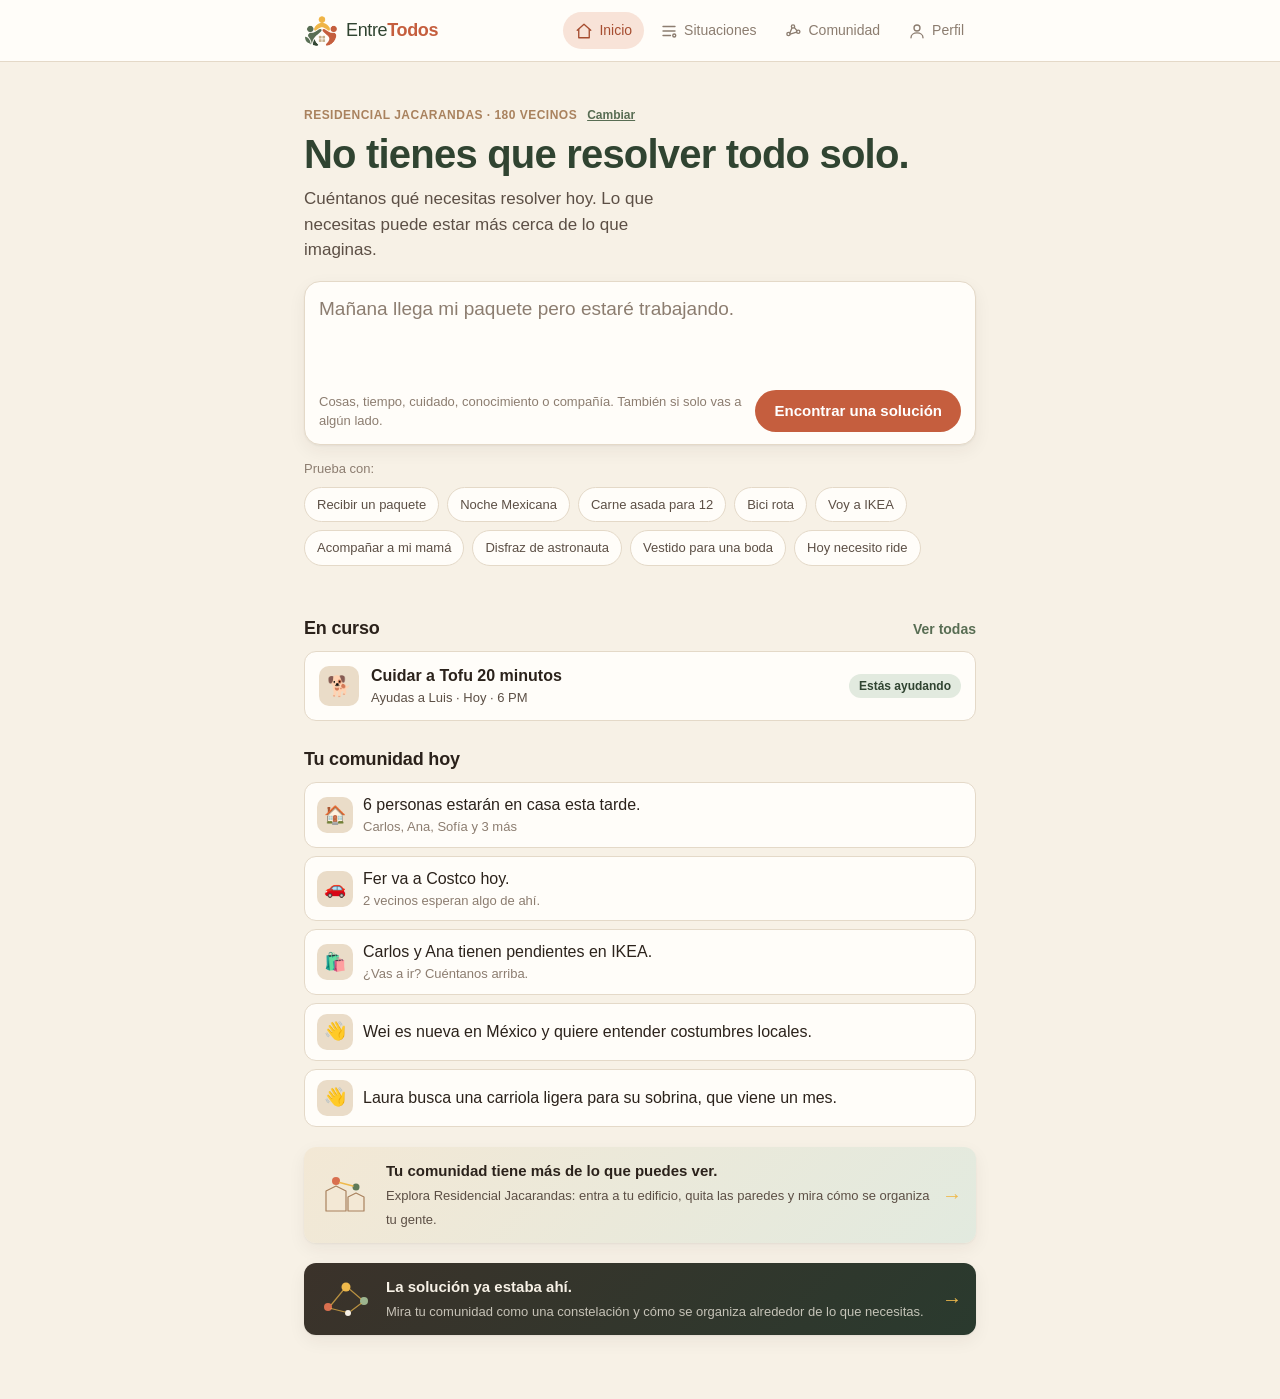
<file: index.html>
<!DOCTYPE html>
<html lang="es">
<head>
  <meta charset="utf-8">
  <meta name="viewport" content="width=device-width, initial-scale=1">
  <title>Entre Todos</title>
  <meta name="description" content="Dinos qué necesitas resolver. Encontramos quién o qué cerca puede ayudarte.">
  <meta name="theme-color" content="#F7F1E6">
  <link rel="icon" href="assets/entre-todos-assets/app-icon-96.webp" type="image/webp">
  <link rel="apple-touch-icon" href="assets/entre-todos-assets/app-icon-192.webp">
  <link rel="stylesheet" href="css/styles.css">
  <link rel="stylesheet" href="css/location.css">
  <link rel="stylesheet" href="css/constellation.css">
  <link rel="stylesheet" href="css/visual-confirm.css">
  <link rel="stylesheet" href="css/map.css">
  <link rel="stylesheet" href="css/twin.css">
  <link rel="stylesheet" href="css/world.css">
</head>
<body>
  <a class="skip-link" href="#app">Saltar al contenido</a>

  <header class="topbar">
    <div class="topbar__inner">
      <a class="brand" href="#/" aria-label="Entre Todos, inicio">
        <img class="brand__logo" src="assets/entre-todos-assets/entre-todos-symbol.webp" alt="" width="34" height="34">
        <span class="brand__name">Entre<strong>Todos</strong></span>
      </a>
      <nav class="nav" aria-label="Principal">
        <a class="nav__link" href="#/" data-nav="/">
          <svg viewBox="0 0 24 24" aria-hidden="true"><path d="M3 11 12 3l9 8"/><path d="M5 10v11h14V10"/></svg>
          <span>Inicio</span>
        </a>
        <a class="nav__link" href="#/situations" data-nav="/situations">
          <svg viewBox="0 0 24 24" aria-hidden="true"><path d="M4 6h16"/><path d="M4 12h16"/><path d="M4 18h10"/><circle cx="19" cy="18" r="2"/></svg>
          <span>Situaciones</span>
        </a>
        <a class="nav__link" href="#/constellation" data-nav="/constellation">
          <svg viewBox="0 0 24 24" aria-hidden="true"><circle cx="6" cy="16" r="2.2"/><circle cx="12" cy="6" r="2.2"/><circle cx="19" cy="13" r="2.2"/><path d="M7.8 14.6 10.6 8"/><path d="M13.9 7.4 17.2 11.6"/><path d="M8.2 16.2 16.8 13.6"/></svg>
          <span>Comunidad</span>
        </a>
        <a class="nav__link" href="#/me" data-nav="/me">
          <svg viewBox="0 0 24 24" aria-hidden="true"><circle cx="12" cy="8" r="4"/><path d="M4 21c0-4 3.6-6.5 8-6.5s8 2.5 8 6.5"/></svg>
          <span>Perfil</span>
        </a>
      </nav>
    </div>
  </header>

  <main id="app" class="app" tabindex="-1"></main>

  <dialog id="dialog" class="dialog"></dialog>
  <div id="toast" class="toast" role="status" aria-live="polite"></div>

  <script src="js/data.js"></script>
  <script src="js/communities/jacarandas.js"></script>
  <script src="js/communities/los-pinos.js"></script>
  <script src="js/communities/gracia.js"></script>
  <script src="js/location-service.js"></script>
  <script src="js/matching.js"></script>
  <script src="js/location-seed.js"></script>
  <script src="js/state.js"></script>
  <script src="js/verification.js"></script>
  <script src="js/trust.js"></script>
  <script src="js/places.js"></script>
  <script src="js/resolver.js"></script>
  <script src="js/ui.js"></script>
  <script src="js/location-ui.js"></script>
  <script src="js/visual-confirm.js"></script>
  <script src="js/router.js"></script>
  <script src="js/views.js"></script>
  <script src="js/constellation.js"></script>
  <script src="js/map.js"></script>
  <script src="js/twin.js"></script>
  <script src="js/simple-mode.js"></script>
  <script src="js/world/world-data.js"></script>
  <script src="js/world/world-scene.js"></script>
  <script src="js/world/world.js"></script>
  <script src="js/app.js"></script>
</body>
</html>
</file>
<file: css/styles.css>
/* ==========================================================================
   Entre Todos — estilos
   Paleta: crema, tierra, terracota, verde natural, amarillo cálido.
   Mobile-first. Contenedor central en desktop.
   ========================================================================== */

:root {
  --cream: #F7F1E6;
  --cream-2: #EADCC8;
  --paper: #FFFDF9;
  --ink: #2B221B;
  --ink-2: #5C4F45;
  --ink-3: #8C7D70;
  --line: #E4D9C8;
  --terracota: #C55E3E;
  --terracota-dark: #A64D30;
  --terracota-soft: #F8E3D8;
  --verde: #586D53;
  --verde-dark: #304431;
  --verde-soft: #E2EADF;
  --amarillo: #EFB94B;
  --amarillo-soft: #FBEFD1;
  --tierra: #A9825E;

  --radius: 12px;
  --radius-s: 8px;
  --radius-pill: 999px;
  --shadow: 0 1px 2px rgba(43, 34, 27, .05), 0 6px 18px rgba(43, 34, 27, .06);
  --font: -apple-system, BlinkMacSystemFont, "Segoe UI", Roboto, "Helvetica Neue", Arial, sans-serif;
  --nav-h: 64px;
  --ease: cubic-bezier(.2, .7, .2, 1);
}

*, *::before, *::after { box-sizing: border-box; }

html { -webkit-text-size-adjust: 100%; }

body {
  margin: 0;
  font-family: var(--font);
  font-size: 16px;
  line-height: 1.5;
  color: var(--ink);
  background: var(--cream);
  min-height: 100vh;
}

h1, h2, h3 { margin: 0; line-height: 1.2; letter-spacing: -0.01em; }
p { margin: 0; }
ul { margin: 0; padding: 0; list-style: none; }
button, input, select, textarea { font: inherit; color: inherit; }
button { cursor: pointer; }
a { color: var(--verde); }
svg { display: block; }

.sr-only {
  position: absolute; width: 1px; height: 1px; padding: 0; margin: -1px;
  overflow: hidden; clip: rect(0, 0, 0, 0); white-space: nowrap; border: 0;
}

:focus-visible {
  outline: 3px solid var(--amarillo);
  outline-offset: 2px;
  border-radius: 6px;
}

.skip-link {
  position: absolute; left: 12px; top: -60px; z-index: 100;
  padding: 8px 12px; background: var(--verde); color: #fff; border-radius: var(--radius-s);
}
.skip-link:focus { top: 12px; }

/* ---------- Topbar / nav ---------- */
.topbar {
  background: var(--paper);
  border-bottom: 1px solid var(--line);
  position: sticky; top: 0; z-index: 20;
}
.topbar__inner {
  max-width: 720px; margin: 0 auto; padding: 10px 16px;
  display: flex; align-items: center; justify-content: space-between; gap: 16px;
}
.brand { display: inline-flex; align-items: center; gap: 8px; text-decoration: none; color: var(--verde-dark); }
.brand__logo { width: 34px; height: 34px; object-fit: contain; }
.brand__name { font-size: 18px; font-weight: 500; letter-spacing: -0.02em; }
.brand__name strong { color: var(--terracota); font-weight: 700; }

.nav {
  position: fixed; left: 0; right: 0; bottom: 0; z-index: 30;
  display: grid; grid-template-columns: repeat(4, 1fr);
  height: var(--nav-h);
  background: var(--paper);
  border-top: 1px solid var(--line);
  padding-bottom: env(safe-area-inset-bottom);
}
.nav__link {
  display: flex; flex-direction: column; align-items: center; justify-content: center; gap: 3px;
  text-decoration: none; color: var(--ink-3); font-size: 11px; font-weight: 500;
  padding: 6px 2px;
}
.nav__link svg { width: 22px; height: 22px; fill: none; stroke: currentColor; stroke-width: 1.8; stroke-linecap: round; stroke-linejoin: round; }
.nav__link.is-active { color: var(--terracota); }
.nav__link:focus-visible { outline-offset: -3px; }

/* ---------- Layout ---------- */
.app {
  max-width: 720px; margin: 0 auto;
  padding: 20px 16px calc(var(--nav-h) + 32px);
}
.app:focus, h1[tabindex="-1"]:focus { outline: none; }

.page__title { font-size: 26px; font-weight: 700; margin-bottom: 4px; }
.page__sub { color: var(--ink-2); margin-bottom: 16px; }
.section__title { font-size: 18px; font-weight: 600; margin: 24px 0 12px; }
.eyebrow { font-size: 12px; font-weight: 600; letter-spacing: .04em; text-transform: uppercase; color: var(--tierra); margin-bottom: 6px; }
.muted { color: var(--ink-3); }
.small { font-size: 13px; }
.back { display: inline-block; text-decoration: none; font-size: 14px; color: var(--ink-2); margin-bottom: 12px; }
.back:hover { color: var(--terracota); }

.card {
  background: var(--paper); border: 1px solid var(--line); border-radius: var(--radius);
  padding: 16px; margin-top: 16px;
}
.card__title { font-size: 17px; font-weight: 600; margin-bottom: 10px; }

/* ---------- Botones ---------- */
.btn {
  display: inline-flex; align-items: center; justify-content: center; gap: 6px;
  padding: 11px 18px; border-radius: var(--radius-pill); border: 1px solid transparent;
  font-weight: 600; font-size: 15px; text-decoration: none; line-height: 1.2;
  transition: transform .12s var(--ease), background-color .15s, box-shadow .15s;
  white-space: nowrap;
}
.btn:active { transform: scale(.97); }
.btn--primary { background: var(--terracota); color: #fff; }
.btn--primary:hover { background: var(--terracota-dark); }
.btn--secondary { background: var(--verde-soft); color: var(--verde-dark); }
.btn--secondary:hover { background: #d3dfcf; }
.btn--ghost { background: transparent; color: var(--ink-2); border-color: var(--line); }
.btn--ghost:hover { background: var(--cream-2); }
.btn--sm { padding: 8px 14px; font-size: 14px; }
.btn-row { display: flex; flex-wrap: wrap; gap: 8px; margin-top: 12px; }
.btn-row--end { justify-content: flex-end; }

/* ---------- Chips ---------- */
.chip {
  display: inline-flex; align-items: center; gap: 4px;
  padding: 3px 10px; border-radius: var(--radius-pill); font-size: 12px; font-weight: 600;
}
.chip--wait { background: var(--amarillo-soft); color: #7A5A0E; }
.chip--ok { background: var(--verde-soft); color: var(--verde-dark); }
.chip--done { background: var(--cream-2); color: var(--ink-2); }
.check { color: var(--verde); font-weight: 700; }

.chip-btn {
  display: inline-flex; align-items: center; gap: 6px;
  padding: 7px 12px; border-radius: var(--radius-pill);
  border: 1px solid var(--line); background: var(--paper); color: var(--ink-2);
  font-size: 13px; font-weight: 500; cursor: pointer;
  transition: background-color .15s, border-color .15s, color .15s;
}
.chip-btn:hover { border-color: var(--tierra); color: var(--ink); }

/* ---------- Hero / formulario principal ---------- */
.hero { padding-top: 8px; }
.hero__title { font-size: 32px; font-weight: 700; letter-spacing: -0.02em; color: var(--verde-dark); }
.hero__sub { font-size: 17px; color: var(--ink-2); margin: 8px 0 18px; max-width: 38ch; }

.need-form {
  background: var(--paper); border: 1.5px solid var(--line); border-radius: 16px;
  padding: 14px 14px 12px; box-shadow: var(--shadow);
  transition: border-color .15s, box-shadow .15s;
}
.need-form:focus-within { border-color: var(--terracota); box-shadow: 0 0 0 4px var(--terracota-soft); }
.need-form__label { display: block; font-size: 13px; font-weight: 600; color: var(--tierra); margin-bottom: 6px; }
.need-form textarea {
  width: 100%; border: 0; background: transparent; resize: none; padding: 0;
  font-size: 19px; line-height: 1.4; min-height: 72px;
}
.need-form textarea:focus { outline: none; }
.need-form textarea::placeholder { color: var(--ink-3); }
.need-form__foot { display: flex; align-items: center; justify-content: space-between; gap: 12px; margin-top: 8px; }
.need-form__hint { font-size: 13px; color: var(--ink-3); }

.examples { margin-top: 14px; display: flex; flex-direction: column; gap: 8px; }
.examples__label { font-size: 13px; color: var(--ink-3); }
.examples__list { display: flex; flex-wrap: wrap; gap: 8px; }

/* ---------- Impacto ---------- */
.impact {
  margin-top: 28px; padding: 18px 16px; border-radius: var(--radius);
  background: var(--verde-dark); color: #fff;
}
.impact__title { font-size: 16px; font-weight: 600; margin-bottom: 12px; color: #F3EBD8; }
.impact__grid { display: grid; grid-template-columns: repeat(2, 1fr); gap: 10px 14px; }
.impact__item { display: flex; flex-direction: column; }
.impact__item strong { font-size: 24px; font-weight: 700; line-height: 1.1; color: var(--amarillo); }
.impact__item span { font-size: 13px; color: #E1E8DC; }

/* ---------- Situación ---------- */
.page__title--quote { font-size: 20px; font-weight: 600; color: var(--ink-2); font-style: italic; letter-spacing: 0; margin-bottom: 8px; }

.thinking {
  display: flex; align-items: center; gap: 12px; padding: 28px 4px; color: var(--ink-2); font-size: 16px;
}
.thinking__dots { display: inline-flex; gap: 4px; }
.thinking__dots i {
  width: 8px; height: 8px; border-radius: 50%; background: var(--terracota);
  animation: bounce 1s infinite var(--ease);
}
.thinking__dots i:nth-child(2) { animation-delay: .15s; background: var(--amarillo); }
.thinking__dots i:nth-child(3) { animation-delay: .3s; background: var(--verde); }
.thinking__text--in { animation: rise .3s var(--ease) both; }

.understood { animation: rise .35s var(--ease) both; }
.card__label { font-size: 12px; font-weight: 600; letter-spacing: .04em; text-transform: uppercase; color: var(--tierra); margin-bottom: 6px; }
.understood__text { font-size: 17px; line-height: 1.45; }

/* Necesidades detectadas */
.needs { margin-top: 20px; }
.needs__list { display: flex; flex-wrap: wrap; gap: 6px; margin-bottom: 8px; }
.need { list-style: none; }
.need__toggle {
  display: inline-flex; align-items: center; gap: 8px; text-align: left;
  padding: 6px 10px 6px 6px; border-radius: var(--radius-pill); border: 1px solid var(--line); background: var(--paper);
  font-size: 14px; transition: background-color .15s, border-color .15s;
}
.need__toggle:hover { border-color: var(--tierra); }
.need__box {
  width: 20px; height: 20px; border-radius: 50%; display: grid; place-items: center; flex-shrink: 0;
  background: var(--verde); color: #fff; font-size: 12px; font-weight: 700;
}
.need--off .need__box { background: transparent; border: 1.5px solid var(--line); }
.need__label { font-weight: 500; }
.need--off .need__label { color: var(--ink-3); text-decoration: line-through; }

/* El momento: titular de la solución */
.solution { margin-top: 24px; }
.wow {
  font-size: 24px; font-weight: 700; line-height: 1.25; letter-spacing: -0.02em; color: var(--verde-dark);
  margin-bottom: 14px; max-width: 30ch; animation: rise .4s var(--ease) both;
}
.section__sub { font-size: 14px; font-weight: 600; color: var(--ink-2); margin: 18px 0 8px; }
.solution__strategy { font-size: 14px; color: var(--ink-2); margin-bottom: 10px; }
.linkish { background: none; border: 0; padding: 0; color: var(--verde); font-weight: 600; text-decoration: underline; cursor: pointer; }

/* Estrategias alternativas */
.strategies { display: grid; gap: 10px; }
.strategy {
  background: var(--paper); border: 1px solid var(--line); border-radius: var(--radius); padding: 14px 16px;
  display: grid; gap: 6px;
}
.strategy__title { font-size: 17px; font-weight: 600; }
.strategy__sub { color: var(--ink-2); font-size: 14px; }
.strategy__who { display: flex; align-items: center; gap: 6px; font-size: 14px; color: var(--ink-2); }
.strategy__who .avatar--xs { margin-right: -8px; box-shadow: 0 0 0 2px var(--paper); }
.strategy__who .avatar--xs:last-of-type { margin-right: 4px; }
.strategy .btn { justify-self: start; margin-top: 4px; }

/* Pasos de la solución: persona + necesidad + por qué */
.steps { display: grid; gap: 10px; }
.step {
  display: grid; grid-template-columns: 48px 1fr; gap: 12px; align-items: start;
  background: var(--paper); border: 1px solid var(--line); border-radius: var(--radius); padding: 14px;
}
.step__need { font-size: 12px; font-weight: 600; letter-spacing: .03em; text-transform: uppercase; color: var(--tierra); }
.step__name { font-size: 17px; font-weight: 600; margin-top: 2px; }
.step__meta { font-size: 13px; font-weight: 400; color: var(--ink-3); }
.step__because { margin-top: 4px; color: var(--ink-2); }
.trust-line { margin-top: 6px; font-size: 13px; color: var(--verde-dark); }
.step__alt { margin-top: 4px; font-size: 13px; color: var(--ink-3); }
.step__cta { margin-top: 10px; }
.gaps { display: grid; gap: 6px; }
.gap { display: flex; gap: 8px; align-items: center; padding: 8px 12px; border: 1px dashed var(--line); border-radius: var(--radius-s); color: var(--ink-2); font-size: 14px; }
.solution__cta { margin-top: 18px; display: grid; gap: 8px; justify-items: start; }

/* Progreso de las conexiones */
.progress { margin-top: 20px; }
.progress__hint { margin: -6px 0 12px; }
.conns { display: grid; gap: 8px; margin-bottom: 14px; }
.conn {
  display: grid; grid-template-columns: 40px 1fr auto auto; gap: 10px; align-items: center;
  background: var(--paper); border: 1px solid var(--line); border-radius: var(--radius); padding: 10px 14px;
}
.conn__name { font-weight: 600; }
.conn__what { font-size: 13px; color: var(--ink-2); }
.learned { display: grid; gap: 6px; font-size: 14px; color: var(--ink-2); }
.learned li { display: flex; gap: 8px; align-items: flex-start; }

/* Oportunidad */
.opportunity .wow { color: #7A5A0E; }
.card.opportunity { border-color: #E8C979; background: #FFF8E6; }
.card.opportunity .wow { margin-bottom: 8px; }
.card.opportunity .btn { margin-top: 12px; }

.avatar {
  display: inline-grid; place-items: center; border-radius: 50%; font-weight: 700; color: #fff; flex-shrink: 0;
  width: 40px; height: 40px; font-size: 15px;
}
.avatar--xs { width: 20px; height: 20px; font-size: 10px; vertical-align: -5px; }
.avatar--sm { width: 28px; height: 28px; font-size: 12px; vertical-align: middle; }
.avatar--lg { width: 48px; height: 48px; font-size: 18px; }
.avatar--xl { width: 76px; height: 76px; font-size: 30px; }
.tone-1 { background: var(--terracota); }
.tone-2 { background: var(--verde-dark); }
.tone-3 { background: #C98A2E; }
.tone-4 { background: var(--tierra); }
.tone-5 { background: #6F7F6C; }

/* Estado de la solicitud */
.status {
  display: grid; grid-template-columns: 48px 1fr; gap: 12px; align-items: start;
  margin-top: 16px; padding: 16px; border-radius: var(--radius);
  background: var(--paper); border: 1px solid var(--line);
  animation: rise .35s var(--ease) both;
}
.status__title { font-size: 19px; font-weight: 700; }
.status__text { margin-top: 4px; color: var(--ink-2); }
.status__message {
  margin: 10px 0 0; padding: 10px 12px; border-left: 3px solid var(--amarillo);
  background: var(--amarillo-soft); border-radius: 0 var(--radius-s) var(--radius-s) 0; font-size: 14px;
}
.status__when { margin-top: 4px; font-size: 14px; font-weight: 600; color: var(--verde-dark); }
.status .btn { margin-top: 12px; }
.status--done { border-color: var(--verde-soft); grid-template-columns: 64px 1fr; }

.pulse {
  display: inline-block; width: 9px; height: 9px; border-radius: 50%; background: var(--amarillo);
  animation: pulse 1.4s infinite ease-in-out;
}
.waiting { font-size: 13px; color: var(--ink-2); display: inline-flex; align-items: center; gap: 6px; }

.success { width: 64px; height: 64px; }
.success__circle { fill: var(--verde-soft); stroke: var(--verde); stroke-width: 2.5; }
.success__check {
  fill: none; stroke: var(--verde); stroke-width: 4; stroke-linecap: round; stroke-linejoin: round;
  stroke-dasharray: 40; stroke-dashoffset: 40; animation: draw .5s .15s var(--ease) forwards;
}

/* ---------- Empty state ---------- */
.empty { text-align: center; padding: 32px 16px; margin-top: 16px; background: var(--paper); border: 1px dashed var(--line); border-radius: var(--radius); }
.empty__art { width: 96px; height: 64px; margin: 0 auto 12px; }
.empty__title { font-size: 18px; font-weight: 600; }
.empty__text { color: var(--ink-2); margin: 6px auto 14px; max-width: 36ch; }
.empty__ok { color: var(--verde-dark); font-weight: 500; }

/* ---------- Inicio: tu comunidad hoy ---------- */
.today { margin-top: 28px; }
.today__head { display: flex; align-items: baseline; justify-content: space-between; gap: 12px; }
.today__link { font-size: 14px; font-weight: 600; text-decoration: none; }
.signals { display: grid; gap: 8px; }
.signal__btn {
  display: grid; grid-template-columns: 36px 1fr; gap: 10px; align-items: center; width: 100%; text-align: left;
  padding: 10px 12px; border-radius: var(--radius); border: 1px solid var(--line); background: var(--paper);
  transition: border-color .15s;
}
button.signal__btn:hover { border-color: var(--tierra); }
.signal__btn--static { cursor: default; }
.signal__icon { width: 36px; height: 36px; display: grid; place-items: center; font-size: 18px; background: var(--cream-2); border-radius: 10px; }
.signal__body { display: grid; }
.signal__text { font-weight: 500; }
.signal__sub { font-size: 13px; color: var(--ink-3); }
.need-form textarea.is-swapping::placeholder { animation: rise .35s var(--ease) both; }

/* ---------- Comunidades (Community Simulation Layer) ---------- */
.community-switch {
  display: inline-flex; align-items: center; gap: 10px; background: none; border: 0; padding: 0; margin-bottom: 6px; text-align: left;
}
.community-switch .eyebrow { margin: 0; }
.community-switch__cta { font-size: 12px; font-weight: 600; color: var(--verde); text-decoration: underline; }
.community-switch:hover .community-switch__cta { color: var(--terracota); }
.communities { display: grid; gap: 10px; margin-top: 14px; max-height: 60vh; overflow-y: auto; }
.community {
  display: grid; grid-template-columns: 1fr auto; gap: 12px; align-items: start;
  padding: 12px 14px; border: 1px solid var(--line); border-radius: var(--radius); background: var(--cream);
}
.community--current { border-color: var(--verde); background: #F4F8F2; }
.community__name { font-size: 16px; font-weight: 600; }
.community__city { font-weight: 400; color: var(--ink-3); font-size: 13px; }
.community__tagline { font-size: 13px; color: var(--ink-2); margin: 2px 0 8px; }
.focus { display: flex; flex-wrap: wrap; gap: 6px; }
.focus__item { font-size: 12px; font-weight: 600; padding: 3px 9px; border-radius: var(--radius-pill); background: var(--amarillo-soft); color: #7A5A0E; }
.card .focus { margin: 10px 0 14px; }

/* ---------- Mis situaciones ---------- */
.sits { display: grid; gap: 8px; }
.sit__link {
  display: grid; grid-template-columns: 40px 1fr auto; gap: 12px; align-items: center; text-decoration: none; color: var(--ink);
  background: var(--paper); border: 1px solid var(--line); border-radius: var(--radius); padding: 12px 14px;
  transition: border-color .15s;
}
.sit__link:hover { border-color: var(--tierra); }
.sit__icon { width: 40px; height: 40px; display: grid; place-items: center; font-size: 20px; background: var(--cream-2); border-radius: 10px; }
.sit__body { display: grid; }
.sit__title { font-weight: 600; }
.sit__meta { font-size: 13px; color: var(--ink-2); }

/* ---------- Autorización: un mensaje por persona ---------- */
.asks { display: grid; gap: 12px; margin-top: 12px; max-height: 50vh; overflow-y: auto; padding-right: 2px; }
.ask { display: grid; gap: 6px; }
.ask__head { display: flex; align-items: center; gap: 8px; cursor: pointer; }
.ask__head input { width: 18px; height: 18px; accent-color: var(--verde); }
.ask__who { font-size: 14px; }
.dialog textarea {
  width: 100%; padding: 10px 12px; border: 1.5px solid var(--line); border-radius: var(--radius-s);
  background: var(--paper); font-size: 15px; resize: vertical;
}
.dialog textarea:focus { outline: none; border-color: var(--terracota); box-shadow: 0 0 0 4px var(--terracota-soft); }

/* ---------- Perfil ---------- */
.profile { display: flex; flex-direction: column; align-items: center; text-align: center; padding: 8px 0 4px; }
.profile .avatar { margin-bottom: 12px; }
.stats { display: grid; grid-template-columns: repeat(3, 1fr); gap: 8px; margin-top: 16px; }
.stats li { background: var(--paper); border: 1px solid var(--line); border-radius: var(--radius); padding: 14px 8px; text-align: center; display: flex; flex-direction: column; }
.stats strong { font-size: 24px; color: var(--terracota-dark); }
.stats span { font-size: 12px; color: var(--ink-2); }
.knowns { display: grid; gap: 8px; margin-top: 12px; }
.known { display: grid; gap: 2px; padding: 8px 12px; border-left: 3px solid var(--verde-soft); }
.known__label { font-weight: 500; }
.known__evidence { font-size: 13px; color: var(--ink-3); }
.trust { display: grid; gap: 8px; }
.trust li { display: flex; gap: 8px; align-items: center; }
.profile__foot { text-align: center; margin-top: 28px; }

/* ---------- Diálogo ---------- */
.dialog {
  border: 0; border-radius: 16px 16px 0 0; padding: 0; width: 100%; max-width: 100%;
  margin: auto 0 0; background: var(--paper); color: var(--ink); box-shadow: 0 -10px 40px rgba(43, 34, 27, .18);
}
.dialog::backdrop { background: rgba(43, 34, 27, .45); }
.dialog[open] { animation: sheet .3s var(--ease); }
.dialog__form { padding: 20px 16px calc(16px + env(safe-area-inset-bottom)); }
.dialog__title { font-size: 20px; font-weight: 700; }
.dialog__meta { display: flex; align-items: center; gap: 8px; color: var(--ink-2); font-size: 14px; margin-top: 6px; }

/* ---------- Toast ---------- */
.toast {
  position: fixed; left: 50%; bottom: calc(var(--nav-h) + 16px); transform: translate(-50%, 20px);
  background: var(--ink); color: #fff; padding: 10px 16px; border-radius: var(--radius-pill);
  font-size: 14px; font-weight: 500; opacity: 0; pointer-events: none; z-index: 40; max-width: calc(100% - 32px);
  transition: opacity .25s, transform .25s var(--ease);
}
.toast.is-visible { opacity: 1; transform: translate(-50%, 0); }

/* ---------- Animaciones ---------- */
.reveal { animation: rise .4s var(--ease) both; animation-delay: calc(var(--i, 0) * 90ms); }
.shake { animation: shake .35s; }

@keyframes rise { from { opacity: 0; transform: translateY(8px); } to { opacity: 1; transform: none; } }
@keyframes bounce { 0%, 80%, 100% { transform: translateY(0); } 40% { transform: translateY(-5px); } }
@keyframes pulse { 0%, 100% { opacity: .35; transform: scale(.85); } 50% { opacity: 1; transform: scale(1); } }
@keyframes draw { to { stroke-dashoffset: 0; } }
@keyframes sheet { from { transform: translateY(24px); opacity: 0; } to { transform: none; opacity: 1; } }
@keyframes shake { 0%, 100% { transform: none; } 25% { transform: translateX(-4px); } 75% { transform: translateX(4px); } }

@media (prefers-reduced-motion: reduce) {
  *, *::before, *::after { animation-duration: .01ms !important; animation-iteration-count: 1 !important; transition-duration: .01ms !important; }
  .reveal, .understood, .wow, .status { animation: none; opacity: 1; }
  .success__check { stroke-dashoffset: 0; }
}

/* ---------- Responsive ---------- */
@media (min-width: 480px) {
  .impact__grid { grid-template-columns: repeat(3, 1fr); }
}

@media (min-width: 768px) {
  :root { --nav-h: 0px; }
  .topbar__inner { padding: 12px 24px; }
  .nav {
    position: static; display: flex; gap: 4px; height: auto; border: 0; background: transparent; padding: 0;
  }
  .nav__link { flex-direction: row; gap: 6px; font-size: 14px; padding: 8px 12px; border-radius: var(--radius-pill); }
  .nav__link svg { width: 18px; height: 18px; }
  .nav__link.is-active { background: var(--terracota-soft); color: var(--terracota-dark); }
  .nav__link:hover { color: var(--terracota-dark); }
  .app { padding: 32px 24px 64px; }
  .hero__title { font-size: 40px; }
  .wow { font-size: 28px; }
  .strategies { grid-template-columns: repeat(3, 1fr); }
  .dialog { max-width: 520px; margin: auto; border-radius: 16px; }
  .dialog__form { padding: 24px; }
  .toast { bottom: 24px; }
}

/* ==========================================================================
   Cuenta, modo y entrada (modo live)
   ========================================================================== */
.login { max-width: 480px; margin: 0 auto; padding-top: 12px; }
.login__form { margin-top: 20px; }
.login__form input, .account__form input {
  width: 100%; padding: 12px 14px; border: 1px solid var(--line); border-radius: 12px;
  font: inherit; background: #fff; color: var(--ink);
}
.login__form input:focus-visible, .account__form input:focus-visible { outline: 2px solid var(--verde); outline-offset: 1px; }
.login__form .btn { margin-top: 14px; width: 100%; }
.login__demo { margin-top: 20px; text-align: center; }
.link-btn { background: none; border: 0; padding: 0; font: inherit; color: var(--verde-dark); text-decoration: underline; cursor: pointer; }
.account { margin-top: 20px; }
.account__mode { margin-top: 14px; font-size: 14px; color: var(--ink-2); }
.btn-row--tight { margin-top: 0; }
.connection__message { margin: 6px 0; padding: 8px 10px; font-size: 13px; color: var(--ink-2); background: var(--cream-2); border-radius: 8px; }
body.is-locked .nav { display: none; }

/* ---------- Confianza progresiva · círculos · versión sencilla ---------- */
.trust-line--rel { color: var(--terracota-dark); font-weight: 600; margin-top: 6px; }
.trust-line--rel + .trust-line { margin-top: 2px; }
.trust-line__heart { color: var(--amarillo); font-weight: 700; }

.scope { margin-top: 14px; padding: 12px; border: 1px solid var(--line); border-radius: var(--radius-s); background: var(--cream); }
.scope__legend { font-size: 13px; font-weight: 600; color: var(--tierra); padding: 0 4px; }
.scope__opts { display: flex; flex-wrap: wrap; gap: 6px; margin-top: 4px; }
.scope__opt { display: inline-flex; align-items: center; gap: 6px; padding: 6px 10px; border: 1px solid var(--line); border-radius: var(--radius-pill); background: var(--paper); font-size: 13px; cursor: pointer; }
.scope__opt:has(input:checked) { border-color: var(--terracota); background: var(--terracota-soft); color: var(--terracota-dark); font-weight: 600; }
.scope__opt input { margin: 0; accent-color: var(--terracota); }

.net__suggest { margin: 10px 0 14px; padding: 12px 14px; border-radius: var(--radius); background: var(--amarillo-soft); border: 1px solid #E8C979; }
.net__suggest p { font-weight: 600; color: #7A5A0E; }
.btn-row--tight { margin-top: 8px; }
.net__list { display: grid; gap: 8px; }
.net__row { display: flex; align-items: center; gap: 10px; padding: 8px 10px; border-radius: var(--radius-s); background: var(--cream); }
.net__row--frequent, .net__row--circle { background: var(--verde-soft); }
.net__body { display: grid; }
.net__sig { font-size: 13px; color: var(--ink-2); }
.net__people { display: flex; flex-wrap: wrap; gap: 6px 10px; margin-top: 6px; }
.net__person { display: inline-flex; align-items: center; gap: 4px; font-size: 13px; color: var(--ink-2); }
.net__more { font-size: 13px; color: var(--ink-3); align-self: center; }
.circles { display: grid; gap: 8px; }
.circle { padding: 10px 12px; border: 1px solid var(--line); border-radius: var(--radius-s); background: var(--paper); }
.circle--emergent { border-style: dashed; background: var(--cream); }
.circle--sensitive { border-color: #E8C979; }
.circle__name { font-weight: 600; font-size: 14px; display: flex; align-items: center; gap: 8px; }
.circle__meta { display: block; margin-top: 4px; font-size: 13px; color: var(--ink-3); }
.net .btn { margin-top: 12px; }

.simple__title { font-size: 34px; font-weight: 700; color: var(--verde-dark); letter-spacing: -0.02em; }
.simple__sub { font-size: 19px; color: var(--ink-2); margin: 8px 0 20px; }
.simple__grid { display: grid; gap: 12px; }
.simple__btn { width: 100%; display: grid; grid-template-columns: 56px 1fr; grid-template-rows: auto auto; column-gap: 14px; align-items: center; text-align: left;
  padding: 18px 18px; border: 2px solid var(--line); border-radius: 18px; background: var(--paper); box-shadow: var(--shadow); min-height: 96px; transition: border-color .15s, transform .12s var(--ease); }
.simple__btn:hover, .simple__btn:focus-visible { border-color: var(--terracota); }
.simple__btn:active { transform: scale(.985); }
.simple__icon { grid-row: span 2; font-size: 40px; text-align: center; }
.simple__label { font-size: 22px; font-weight: 700; line-height: 1.15; }
.simple__hint { font-size: 16px; color: var(--ink-2); margin-top: 4px; }
.simple__form { margin-top: 18px; padding: 16px; border-radius: 18px; background: var(--paper); border: 2px solid var(--line); }
.simple__form-label { display: block; font-size: 18px; font-weight: 600; margin-bottom: 8px; }
.simple__form textarea { width: 100%; font-size: 20px; line-height: 1.4; padding: 12px; border: 2px solid var(--line); border-radius: 12px; background: var(--cream); resize: none; }
.simple__form textarea:focus { outline: none; border-color: var(--terracota); box-shadow: 0 0 0 4px var(--terracota-soft); }
.simple__form .btn { font-size: 18px; padding: 14px 20px; }
.simple__voice.is-on { background: var(--terracota-soft); color: var(--terracota-dark); }
.simple__status { margin-top: 8px; font-size: 16px; }
.simple__foot { margin-top: 18px; font-size: 16px; }
@media (min-width: 640px) { .simple__grid { grid-template-columns: 1fr 1fr; } }
</file>
<file: css/location.css>
/* ==========================================================================
   location.css — Banner de ubicación progresiva (LocationUI).
   Se enlaza desde index.html o lo inyecta LocationUI si falta.
   ========================================================================== */

.locbar {
  display: grid;
  grid-template-columns: auto 1fr;
  gap: 6px 10px;
  align-items: start;
  margin: 12px 0 16px;
  padding: 12px 14px;
  background: var(--paper, #FFFDF9);
  border: 1px solid var(--line, #E4D9C8);
  border-radius: var(--radius, 12px);
}
.locbar--on { border-color: var(--verde-soft, #E2EADF); background: var(--verde-soft, #E2EADF); }
.locbar--off { background: var(--amarillo-soft, #FBEFD1); border-color: var(--amarillo-soft, #FBEFD1); }
.locbar--compact { margin: 8px 0 12px; padding: 10px 12px; }

.locbar__pin {
  width: 20px; height: 20px; margin-top: 2px;
  fill: none; stroke: var(--verde, #586D53); stroke-width: 1.8; stroke-linecap: round; stroke-linejoin: round;
}
.locbar--off .locbar__pin { stroke: #7A5A0E; }

.locbar__text { font-size: 14px; color: var(--ink, #2B221B); }
.locbar__privacy { display: block; margin-top: 2px; font-size: 12px; color: var(--ink-3, #8C7D70); }

.locbar__controls {
  grid-column: 2;
  display: flex; flex-wrap: wrap; align-items: center; gap: 8px 12px;
  margin-top: 2px;
}
.locbar__zone select {
  padding: 7px 10px;
  font-size: 14px;
  color: var(--ink, #2B221B);
  background: var(--paper, #FFFDF9);
  border: 1px solid var(--line, #E4D9C8);
  border-radius: var(--radius-s, 8px);
}
.locbar__zone select:focus-visible { outline: 2px solid var(--verde, #586D53); outline-offset: 2px; }
.locbar__link { font-size: 14px; }

.locnote { margin: -6px 0 14px; }
.locnote .link-btn { font-size: 13px; }

@media (max-width: 420px) {
  .locbar__controls { gap: 8px; }
  .locbar__controls .btn { flex: 1 1 auto; }
}
</file>
<file: css/constellation.css>
/* ==========================================================================
   constellation.css — Community Constellation
   Un atardecer cálido dentro de la app crema. Misma paleta; nada de neón.
   ========================================================================== */

.constellation { --dusk: #3B322A; --dusk-2: #2A3A2E; }

.constellation__form {
  display: grid; grid-template-columns: 1fr auto; gap: 8px; align-items: end;
  background: var(--paper); border: 1.5px solid var(--line); border-radius: 16px;
  padding: 12px 12px 10px; box-shadow: var(--shadow);
  transition: border-color .15s, box-shadow .15s;
}
.constellation__form:focus-within { border-color: var(--terracota); box-shadow: 0 0 0 4px var(--terracota-soft); }
.constellation__form textarea {
  width: 100%; border: 0; background: transparent; resize: none; padding: 0;
  font-size: 17px; line-height: 1.4; min-height: 48px;
}
.constellation__form textarea:focus { outline: none; }
.constellation__form textarea::placeholder { color: var(--ink-3); }

.examples--dark { margin-bottom: 14px; }

/* ---------- Escenario ---------- */
.constellation__stage {
  position: relative; height: 62vh; min-height: 420px; max-height: 640px;
  border-radius: 18px; overflow: hidden;
  background: linear-gradient(160deg, var(--dusk), var(--dusk-2));
  box-shadow: 0 12px 40px rgba(43, 34, 27, .18), inset 0 0 0 1px rgba(247, 241, 230, .06);
  touch-action: pan-y;
}
.constellation__canvas { display: block; width: 100%; height: 100%; }

.constellation__caption {
  position: absolute; left: 0; right: 0; bottom: 0; padding: 40px 18px 16px;
  background: linear-gradient(to top, rgba(31, 27, 22, .78), rgba(31, 27, 22, 0));
  color: var(--cream); pointer-events: none;
}
.constellation__caption.is-in .constellation__title { animation: rise .45s var(--ease) both; }
.constellation__caption.is-in .constellation__sub { animation: rise .45s .08s var(--ease) both; }
.constellation__title { font-size: 19px; font-weight: 700; line-height: 1.25; letter-spacing: -0.01em; max-width: 30ch; }
.constellation__sub { margin-top: 4px; font-size: 13.5px; color: rgba(247, 241, 230, .8); max-width: 48ch; }
.constellation__caption.is-closing .constellation__title { font-size: 22px; color: var(--amarillo-soft); }

.constellation__tip {
  position: absolute; left: 0; top: 0; z-index: 2; pointer-events: none;
  display: grid; gap: 2px; max-width: 230px; padding: 8px 11px; border-radius: 10px;
  background: rgba(255, 253, 249, .96); color: var(--ink); box-shadow: var(--shadow);
  font-size: 13px; line-height: 1.3;
}
.constellation__tip[hidden] { display: none; }
.constellation__tip strong { font-weight: 700; }
.constellation__tip span { color: var(--ink-2); font-size: 12px; }
.constellation__tip em { font-style: normal; color: var(--verde-dark); font-size: 12px; }

.constellation__tools { position: absolute; top: 10px; right: 10px; display: flex; gap: 6px; }
.constellation__tool {
  width: 38px; height: 38px; border-radius: 50%; border: 1px solid rgba(247, 241, 230, .18);
  background: rgba(31, 27, 22, .45); color: var(--cream); font-size: 17px; display: grid; place-items: center;
  backdrop-filter: blur(6px); -webkit-backdrop-filter: blur(6px);
  transition: background-color .15s, transform .12s var(--ease);
}
.constellation__tool:hover { background: rgba(31, 27, 22, .7); }
.constellation__tool:active { transform: scale(.94); }
.constellation__tool[aria-pressed="true"] { border-color: var(--amarillo); }

/* ---------- Debajo del escenario ---------- */
.constellation__actions { margin-top: 14px; }
.constellation__actions:empty { display: none; }

.constellation__list { display: grid; gap: 8px; margin-top: 16px; }
.constellation__list li {
  display: grid; grid-template-columns: 14px 1fr; gap: 10px; align-items: start;
  padding: 10px 12px; background: var(--paper); border: 1px solid var(--line); border-radius: var(--radius);
  font-size: 14px; animation: rise .4s var(--ease) both;
}
.constellation__list li.is-gap { border-style: dashed; color: var(--ink-2); }
.constellation__dot { width: 12px; height: 12px; margin-top: 4px; border-radius: 50%; background: var(--c, var(--amarillo)); box-shadow: 0 0 0 3px var(--amarillo-soft); }
.constellation__dot--gap { background: transparent; border: 1.5px dashed var(--ink-3); box-shadow: none; }
.constellation__because { display: block; margin-top: 2px; font-size: 13px; color: var(--ink-3); }
.constellation__foot { margin-top: 16px; }

/* ---------- Enlace desde la situación / teaser en Inicio ---------- */
.constellation-link {
  display: inline-flex; align-items: center; gap: 6px; margin: -6px 0 12px;
  font-size: 14px; font-weight: 600; color: var(--verde-dark); text-decoration: none;
}
.constellation-link:hover { color: var(--terracota); }
.constellation-link::before { content: ''; width: 8px; height: 8px; border-radius: 50%; background: var(--amarillo); box-shadow: 0 0 0 3px var(--amarillo-soft); }

.constellation-teaser {
  display: grid; grid-template-columns: 56px 1fr auto; gap: 12px; align-items: center;
  margin-top: 20px; padding: 12px 14px; border-radius: var(--radius); text-decoration: none; color: var(--cream);
  background: linear-gradient(135deg, #3B322A, #2A3A2E); box-shadow: var(--shadow);
  transition: transform .15s var(--ease), box-shadow .15s;
}
.constellation-teaser:hover { transform: translateY(-1px); box-shadow: 0 10px 28px rgba(43, 34, 27, .18); }
.constellation-teaser__art { width: 56px; height: 44px; }
.constellation-teaser__title { font-weight: 700; font-size: 15px; }
.constellation-teaser__sub { font-size: 13px; color: rgba(247, 241, 230, .75); }
.constellation-teaser__go { font-size: 20px; color: var(--amarillo); }

.btn:disabled { opacity: .5; cursor: not-allowed; }

@media (prefers-reduced-motion: reduce) {
  .constellation__caption .constellation__title, .constellation__caption .constellation__sub, .constellation__list li { animation: none; }
}

@media (min-width: 768px) {
  .constellation__stage { height: 560px; }
  .constellation__title { font-size: 22px; }
  .constellation__caption.is-closing .constellation__title { font-size: 26px; }
  .constellation__caption { padding: 48px 24px 20px; }
}

/* Tooltip con señales de confianza (js/trust.js) */
.constellation__tip-verified { color: var(--verde) !important; font-size: 11.5px !important; }
.constellation__tip-caps { color: var(--ink-3) !important; }
.constellation__body { min-width: 0; }
</file>
<file: css/visual-confirm.css>
/* ==========================================================================
   visual-confirm.css — Visual Confirm: foto para confirmar antes de coordinar
   ========================================================================== */

/* ---------- Diálogo: origen, cámara, preview ---------- */
.vc-to { display: flex; align-items: center; gap: 8px; margin-top: 10px; font-size: 14px; color: var(--ink-2); }
.vc-sources { display: grid; grid-template-columns: 1fr 1fr; gap: 10px; margin-top: 14px; }
.vc-source {
  display: grid; justify-items: center; text-align: center; gap: 4px; padding: 18px 10px 14px;
  border: 1.5px solid var(--line); border-radius: var(--radius); background: var(--cream); color: var(--ink);
  font: inherit; cursor: pointer; transition: transform .12s var(--ease), border-color .15s, background-color .15s;
}
.vc-source:hover, .vc-source:focus-within { border-color: var(--terracota); background: var(--terracota-soft); }
.vc-source:active { transform: scale(.98); }
.vc-source__icon { font-size: 34px; line-height: 1; }
.vc-source__label { font-weight: 600; font-size: 15px; }
.vc-source__sub { font-size: 12px; color: var(--ink-3); }
.vc-status { padding: 16px 0 4px; color: var(--ink-2); }
.vc-view {
  position: relative; margin-top: 12px; border-radius: 12px; overflow: hidden; background: #1F1B16;
  aspect-ratio: 4 / 3; display: grid; place-items: center;
}
.vc-view--preview { aspect-ratio: auto; max-height: 52vh; }
.vc-view__media { width: 100%; height: 100%; max-height: 52vh; object-fit: contain; display: block; }
.vc-view:not(.vc-view--preview) .vc-view__media { object-fit: cover; }
.vc-label { display: block; margin-top: 12px; font-size: 13px; font-weight: 600; color: var(--tierra); }
.vc-dialog textarea { margin-top: 6px; }
.vc-privacy { margin-top: 12px; }
.vc-caption { margin-top: 10px; font-size: 14px; color: var(--ink-2); }

/* ---------- Bloque inline dentro de una conexión ---------- */
.conn__extra { grid-column: 1 / -1; }
.vc { display: grid; gap: 10px; padding-top: 10px; margin-top: 4px; border-top: 1px dashed var(--line); }
.vc--done { font-size: 13px; color: var(--verde-dark); display: flex; gap: 6px; align-items: center; }
.vc-prompt__text { font-size: 14px; color: var(--ink-2); }
.vc-prompt .btn-row { margin-top: 8px; }
.vc-prompt .muted { margin-top: 6px; }
.btn-row--tight { margin-top: 6px; gap: 6px; }

.vc-photo {
  display: grid; grid-template-columns: 88px 1fr; gap: 12px; align-items: start;
  padding: 10px; border-radius: var(--radius); background: var(--cream); border: 1px solid var(--line);
  animation: rise .35s var(--ease) both;
}
.vc-photo--mine { background: var(--verde-soft); border-color: #cfdccb; }
.vc-photo--rejected { opacity: .7; }
.vc-photo__thumb {
  width: 88px; height: 88px; padding: 0; border: 0; border-radius: 10px; overflow: hidden; background: #1F1B16; cursor: zoom-in;
  box-shadow: var(--shadow);
}
.vc-photo__thumb img { width: 100%; height: 100%; object-fit: cover; display: block; }
.vc-photo__body { min-width: 0; display: grid; gap: 4px; }
.vc-photo__caption { font-size: 14px; }
.vc-photo__status { font-size: 13px; color: var(--ink-2); }
.vc-photo__status--wait { display: flex; align-items: center; gap: 6px; }
.vc-photo__status--ok { color: var(--verde-dark); }
.pulse--sm { width: 8px; height: 8px; }

.vc-review { margin-top: 6px; }
.vc-review__q { font-size: 14px; font-weight: 600; }
.vc-review .btn-row { margin-top: 6px; }

/* ---------- Entrega ---------- */
.vc-delivery { padding: 12px; border-radius: var(--radius-s); background: var(--amarillo-soft); border: 1px solid #EBD49A; }
.vc-delivery--agreed { background: var(--verde-soft); border-color: #cfdccb; }
.vc-delivery__title { font-weight: 600; font-size: 14px; }
.vc-delivery__line { font-size: 14px; margin-top: 2px; }
.vc-delivery__reply { font-size: 13px; color: var(--ink-2); margin-top: 4px; }
.vc-whens { display: flex; flex-wrap: wrap; gap: 6px; margin: 8px 0 10px; }

@media (prefers-reduced-motion: reduce) {
  .vc-photo { animation: none; }
}

@media (max-width: 380px) {
  .vc-sources { grid-template-columns: 1fr; }
}
</file>
<file: css/map.css>
/* ==========================================================================
   map.css — Mapa de mi comunidad (js/map.js) + conmutador Constelación ↔ Mapa
   Un mediodía cálido: la misma paleta crema/verde de la app, sin azul de mapa.
   ========================================================================== */

/* ---------- Conmutador de vista (vive en las dos vistas) ---------- */
.viewswitch {
  display: grid; grid-template-columns: 1fr 1fr; gap: 4px;
  margin: 2px 0 14px; padding: 4px; border-radius: 14px;
  background: var(--cream-2); border: 1px solid var(--line);
}
.viewswitch__opt {
  display: grid; grid-template-columns: 20px auto; grid-template-rows: auto auto; column-gap: 8px; align-items: center;
  padding: 8px 12px; border-radius: 11px; text-decoration: none; color: var(--ink-2);
  transition: background-color .2s var(--ease), color .2s, transform .15s var(--ease);
}
.viewswitch__opt svg { grid-row: span 2; width: 20px; height: 20px; fill: none; stroke: currentColor; stroke-width: 1.7; stroke-linecap: round; stroke-linejoin: round; }
.viewswitch__opt span { font-size: 14px; font-weight: 600; line-height: 1.1; }
.viewswitch__opt small { font-size: 11.5px; color: var(--ink-3); }
.viewswitch__opt:hover { color: var(--ink); }
.viewswitch__opt.is-active { background: var(--paper); color: var(--verde-dark); box-shadow: var(--shadow); }
.viewswitch__opt.is-active small { color: var(--verde); }
.viewswitch__opt:active { transform: scale(.985); }

/* ---------- Formulario ---------- */
.cmap__form {
  display: grid; grid-template-columns: 1fr auto; gap: 8px; align-items: end;
  background: var(--paper); border: 1.5px solid var(--line); border-radius: 16px;
  padding: 12px 12px 10px; box-shadow: var(--shadow);
  transition: border-color .15s, box-shadow .15s;
}
.cmap__form:focus-within { border-color: var(--terracota); box-shadow: 0 0 0 4px var(--terracota-soft); }
.cmap__form textarea { width: 100%; border: 0; background: transparent; resize: none; padding: 0; font-size: 17px; line-height: 1.4; min-height: 48px; }
.cmap__form textarea:focus { outline: none; }
.cmap__form textarea::placeholder { color: var(--ink-3); }

/* ---------- Escenario ---------- */
.cmap__stage {
  position: relative; height: 62vh; min-height: 420px; max-height: 640px;
  border-radius: 18px; overflow: hidden;
  background: linear-gradient(180deg, #EEF0E2, #E2E8D6);
  box-shadow: 0 12px 40px rgba(43, 34, 27, .14), inset 0 0 0 1px rgba(43, 34, 27, .06);
  touch-action: none;
}
.cmap__canvas { display: block; width: 100%; height: 100%; cursor: grab; }
.cmap__canvas:active { cursor: grabbing; }
/* Llegada desde la constelación: el escenario se aclara (el canvas disuelve el atardecer por dentro) */
.cmap__stage.is-arriving { animation: mapDawn .9s var(--ease) both; }
@keyframes mapDawn { from { box-shadow: 0 12px 40px rgba(43, 34, 27, .35), inset 0 0 0 1px rgba(247, 241, 230, .06); } to { box-shadow: 0 12px 40px rgba(43, 34, 27, .14), inset 0 0 0 1px rgba(43, 34, 27, .06); } }

.cmap__caption {
  position: absolute; left: 0; right: 0; bottom: 0; padding: 40px 18px 16px;
  background: linear-gradient(to top, rgba(247, 241, 230, .96), rgba(247, 241, 230, 0));
  color: var(--ink); pointer-events: none;
}
.cmap__caption.is-in .cmap__title { animation: rise .45s var(--ease) both; }
.cmap__caption.is-in .cmap__sub { animation: rise .45s .08s var(--ease) both; }
.cmap__title { font-size: 19px; font-weight: 700; line-height: 1.25; letter-spacing: -0.01em; max-width: 30ch; color: var(--verde-dark); }
.cmap__sub { margin-top: 4px; font-size: 13.5px; color: var(--ink-2); max-width: 50ch; }

.cmap__tip {
  position: absolute; left: 0; top: 0; z-index: 2; pointer-events: none;
  display: grid; gap: 2px; max-width: 240px; padding: 8px 11px; border-radius: 10px;
  background: rgba(255, 253, 249, .97); color: var(--ink); box-shadow: var(--shadow); border: 1px solid var(--line);
  font-size: 13px; line-height: 1.3;
}
.cmap__tip[hidden] { display: none; }
.cmap__tip strong { font-weight: 700; }
.cmap__tip span { color: var(--ink-2); font-size: 12px; }
.cmap__tip em { font-style: normal; color: var(--terracota-dark); font-size: 12px; font-weight: 600; }
.cmap__tip .cmap__tip-new { color: var(--ink-3); font-weight: 500; }
.cmap__tip .cmap__tip-match { color: var(--verde-dark); }
.cmap__tip .cmap__tip-verified { color: var(--verde); font-size: 11.5px; }
.cmap__tip .cmap__tip-caps { color: var(--ink-3); }
.cmap__tip .cmap__tip-need { color: var(--terracota-dark); }

.cmap__tools { position: absolute; top: 10px; right: 10px; display: grid; gap: 6px; }
.cmap__tool {
  width: 38px; height: 38px; border-radius: 50%; border: 1px solid var(--line);
  background: rgba(255, 253, 249, .9); color: var(--ink); font-size: 19px; font-weight: 600; display: grid; place-items: center;
  box-shadow: var(--shadow); backdrop-filter: blur(6px); -webkit-backdrop-filter: blur(6px);
  transition: background-color .15s, transform .12s var(--ease);
}
.cmap__tool:hover { background: var(--paper); }
.cmap__tool:active { transform: scale(.94); }

/* ---------- Capas ---------- */
.cmap__layers { display: flex; flex-wrap: wrap; align-items: center; gap: 6px; margin-top: 10px; }
.cmap__layer {
  display: inline-flex; align-items: center; gap: 7px; padding: 6px 11px; border-radius: var(--radius-pill);
  border: 1px solid var(--line); background: var(--paper); color: var(--ink-2); font-size: 13px; font-weight: 500;
  transition: background-color .15s, border-color .15s, color .15s;
}
.cmap__layer[aria-pressed="true"] { border-color: var(--verde); background: var(--verde-soft); color: var(--verde-dark); }
.cmap__layer[aria-pressed="false"] .cmap__swatch { opacity: .35; }
.cmap__swatch { width: 10px; height: 10px; border-radius: 50%; display: inline-block; }
.cmap__swatch--people { background: #D96F4F; box-shadow: 0 0 0 2px var(--amarillo-soft); }
.cmap__swatch--resources { background: linear-gradient(135deg, #EFB94B 50%, #9DB58F 50%); }
.cmap__swatch--needs { background: transparent; border: 1.5px dashed var(--terracota); }
.cmap__circle select {
  padding: 6px 10px; font-size: 13px; color: var(--ink-2); background: var(--paper);
  border: 1px solid var(--line); border-radius: var(--radius-pill);
}

/* ---------- Debajo del escenario ---------- */
.cmap__actions { margin-top: 14px; }
.cmap__actions:empty { display: none; }
.cmap__list { display: grid; gap: 8px; margin-top: 16px; }
.cmap__list li {
  display: grid; grid-template-columns: 14px 1fr; gap: 10px; align-items: start;
  padding: 10px 12px; background: var(--paper); border: 1px solid var(--line); border-radius: var(--radius);
  font-size: 14px; animation: rise .4s var(--ease) both;
}
.cmap__list li.is-gap { border-style: dashed; color: var(--ink-2); }
.cmap__list li.is-maybe { background: var(--cream); }
.cmap__dot { width: 12px; height: 12px; margin-top: 4px; border-radius: 50%; background: var(--c, var(--amarillo)); box-shadow: 0 0 0 3px var(--amarillo-soft); }
.cmap__dot--maybe { background: var(--paper); border: 1.5px solid var(--ink-3); box-shadow: none; }
.cmap__dot--gap { background: transparent; border: 1.5px dashed var(--ink-3); box-shadow: none; }
.cmap__because { display: block; margin-top: 2px; font-size: 13px; color: var(--ink-3); }
.cmap__foot { margin-top: 16px; }

/* Enlace al mapa desde la situación (junto al de la constelación) */
.map-link {
  display: inline-flex; align-items: center; gap: 6px; margin: -6px 0 12px 14px;
  font-size: 14px; font-weight: 600; color: var(--verde-dark); text-decoration: none;
}
.map-link:hover { color: var(--terracota); }
.map-link::before { content: ''; width: 8px; height: 8px; border-radius: 2px; background: var(--sage, #9DB58F); box-shadow: 0 0 0 3px var(--verde-soft); }

/* Constelación al llegar desde el mapa: el día se apaga hasta el atardecer */
.constellation__stage.is-arriving::before {
  content: ''; position: absolute; inset: 0; z-index: 1; pointer-events: none;
  background: linear-gradient(180deg, #EEF0E2, #E2E8D6);
  animation: duskIn .9s var(--ease) both;
}
@keyframes duskIn { from { opacity: 1; } to { opacity: 0; } }

@media (prefers-reduced-motion: reduce) {
  .cmap__caption .cmap__title, .cmap__caption .cmap__sub, .cmap__list li, .cmap__stage.is-arriving, .constellation__stage.is-arriving::before { animation: none; }
  .constellation__stage.is-arriving::before { opacity: 0; }
}

@media (min-width: 768px) {
  .cmap__stage { height: 560px; }
  .cmap__title { font-size: 22px; }
  .cmap__caption { padding: 48px 24px 20px; }
  .viewswitch { max-width: 420px; }
}
</file>
<file: css/twin.css>
/* ==========================================================================
   twin.css — Community Twin (js/twin.js) + tarjetas de lugar en la situación
   Misma luz del mapa: un mediodía cálido; al ver a las personas cae la tarde.
   ========================================================================== */

.viewswitch--3 { grid-template-columns: 1fr 1fr 1fr; }
.viewswitch--3 .viewswitch__opt { padding: 8px 10px; }
@media (min-width: 768px) { .viewswitch--3 { max-width: 560px; } }

.twin__where { font-size: 16px; font-weight: 500; color: var(--ink-3); }
.twin__switch { display: flex; flex-wrap: wrap; gap: 6px; margin: -4px 0 12px; }
.twin__switch .chip-btn.is-active { border-color: var(--verde); background: var(--verde-soft); color: var(--verde-dark); font-weight: 600; }

.twin__form {
  display: grid; grid-template-columns: 1fr auto; gap: 8px; align-items: end;
  background: var(--paper); border: 1.5px solid var(--line); border-radius: 16px;
  padding: 12px 12px 10px; box-shadow: var(--shadow);
  transition: border-color .15s, box-shadow .15s;
}
.twin__form:focus-within { border-color: var(--terracota); box-shadow: 0 0 0 4px var(--terracota-soft); }
.twin__form textarea { width: 100%; border: 0; background: transparent; resize: none; padding: 0; font-size: 17px; line-height: 1.4; min-height: 48px; }
.twin__form textarea:focus { outline: none; }
.twin__form textarea::placeholder { color: var(--ink-3); }

/* ---------- Escenario 3D ---------- */
.twin__stage {
  position: relative; height: 62vh; min-height: 420px; max-height: 640px;
  border-radius: 18px; overflow: hidden;
  background: linear-gradient(180deg, #EEF0E2, #E2E8D6);
  box-shadow: 0 12px 40px rgba(43, 34, 27, .14), inset 0 0 0 1px rgba(43, 34, 27, .06);
  touch-action: none;
}
.twin__host { position: absolute; inset: 0; cursor: grab; }
.twin__host:active { cursor: grabbing; }
.twin__host canvas { display: block; width: 100% !important; height: 100% !important; }
.twin__labels { position: absolute; inset: 0; pointer-events: none; overflow: hidden; }

.twin__label {
  position: absolute; left: 0; top: 0; display: inline-flex; align-items: center; gap: 6px;
  padding: 4px 9px 4px 6px; border-radius: 999px; white-space: nowrap;
  background: rgba(255, 253, 249, .9); border: 1px solid var(--line); color: var(--ink);
  font-size: 12px; font-weight: 600; box-shadow: 0 1px 2px rgba(43, 34, 27, .06);
  transition: opacity .25s, background-color .25s, border-color .25s, transform .05s linear;
  will-change: transform;
}
.twin__label small { display: block; font-size: 10px; font-weight: 500; color: var(--ink-3); line-height: 1; }
.twin__label-icon { font-size: 14px; }
.twin__label.is-dim { opacity: .38; }
.twin__label.is-hot { background: var(--amarillo-soft); border-color: var(--amarillo); color: #7A5A0E; box-shadow: 0 0 0 4px rgba(239, 185, 75, .25), 0 4px 14px rgba(239, 185, 75, .35); animation: twinPulse 1.8s ease-in-out infinite; }
.twin__label.is-selected { border-color: var(--terracota); }
.twin__label[hidden] { display: none; }
@keyframes twinPulse { 0%, 100% { box-shadow: 0 0 0 4px rgba(239, 185, 75, .25); } 50% { box-shadow: 0 0 0 8px rgba(239, 185, 75, .12); } }

.twin__name {
  position: absolute; left: 0; top: 0; padding: 2px 7px; border-radius: 999px; white-space: nowrap;
  background: rgba(255, 253, 249, .8); color: var(--ink); font-size: 11.5px; font-weight: 500;
  transition: opacity .25s, transform .05s linear;
}
.twin__name--me { font-weight: 700; }
.twin__name.is-dim { opacity: .4; }
.twin__name.is-hot { font-weight: 700; background: var(--amarillo-soft); color: #7A5A0E; }
.twin__name.is-people { background: rgba(31, 27, 22, .6); color: var(--cream); }
.twin__name[hidden] { display: none; }

.twin__tip {
  position: absolute; left: 0; top: 0; z-index: 3; pointer-events: none;
  display: grid; gap: 2px; max-width: 260px; padding: 8px 11px; border-radius: 10px;
  background: rgba(255, 253, 249, .97); color: var(--ink); box-shadow: var(--shadow); border: 1px solid var(--line);
  font-size: 13px; line-height: 1.3;
}
.twin__tip[hidden] { display: none; }
.twin__tip strong { font-weight: 700; }
.twin__tip span { color: var(--ink-2); font-size: 12px; }
.twin__tip em { font-style: normal; color: var(--terracota-dark); font-size: 12px; font-weight: 600; }
.twin__tip .twin__tip-why { color: var(--ink-2); font-weight: 500; }
.twin__tip .twin__tip-new { color: var(--ink-3); font-weight: 500; }
.twin__tip .twin__tip-match { color: var(--verde-dark); }
.twin__tip .twin__tip-caps { color: var(--ink-3); }

.twin__caption {
  position: absolute; left: 0; right: 0; bottom: 0; z-index: 2; padding: 40px 18px 16px; pointer-events: none;
  background: linear-gradient(to top, rgba(247, 241, 230, .96), rgba(247, 241, 230, 0));
  color: var(--ink);
}
.twin__caption.is-in .twin__title { animation: rise .45s var(--ease) both; }
.twin__caption.is-in .twin__sub { animation: rise .45s .08s var(--ease) both; }
.twin__title { font-size: 19px; font-weight: 700; line-height: 1.25; letter-spacing: -0.01em; max-width: 32ch; color: var(--verde-dark); }
.twin__sub { margin-top: 4px; font-size: 13.5px; color: var(--ink-2); max-width: 54ch; }

.twin__loading, .twin__fallback {
  position: absolute; left: 50%; top: 42%; transform: translate(-50%, -50%); z-index: 2;
  padding: 10px 16px; border-radius: 12px; background: rgba(255, 253, 249, .92); border: 1px solid var(--line);
  color: var(--ink-2); font-size: 14px; text-align: center;
}
.twin__loading[hidden] { display: none; }
.twin__loading::before { content: ''; display: block; width: 28px; height: 28px; margin: 0 auto 8px; border-radius: 50%; border: 3px solid var(--line); border-top-color: var(--terracota); animation: twinSpin 1s linear infinite; }
@keyframes twinSpin { to { transform: rotate(360deg); } }
.twin__fallback { display: grid; gap: 6px; max-width: 320px; }
.twin__fallback strong { color: var(--ink); }
.twin__fallback-list { display: flex; flex-wrap: wrap; gap: 6px; justify-content: center; margin-top: 4px; }

.twin__tools { position: absolute; top: 10px; right: 10px; z-index: 2; display: grid; gap: 6px; }
.twin__tool {
  width: 38px; height: 38px; border-radius: 50%; border: 1px solid var(--line);
  background: rgba(255, 253, 249, .9); color: var(--ink); font-size: 18px; display: grid; place-items: center;
  box-shadow: var(--shadow); transition: background-color .15s, transform .12s var(--ease);
}
.twin__tool:hover { background: var(--paper); }
.twin__tool:active { transform: scale(.94); }
.twin__tool[aria-pressed="true"] { border-color: var(--amarillo); background: var(--amarillo-soft); }

/* ---------- Recorrido: Mapa → Edificio → Personas → Constelación ---------- */
.twin__levels { display: grid; grid-template-columns: repeat(4, 1fr); gap: 4px; margin: 12px 0 0; counter-reset: lvl; }
.twin__levels li {
  position: relative; display: grid; padding: 8px 8px 8px 30px; border-radius: 10px; background: var(--cream-2); color: var(--ink-3); counter-increment: lvl;
}
.twin__levels li::before { content: counter(lvl); position: absolute; left: 8px; top: 9px; width: 18px; height: 18px; border-radius: 50%; display: grid; place-items: center; font-size: 11px; font-weight: 700; background: var(--paper); color: var(--ink-3); }
.twin__levels li span { font-size: 13px; font-weight: 600; line-height: 1.1; }
.twin__levels li small { font-size: 10.5px; }
.twin__levels li.is-active { background: var(--verde-soft); color: var(--verde-dark); }
.twin__levels li.is-active::before { background: var(--verde); color: #fff; }
.twin__flow { display: flex; flex-wrap: wrap; gap: 8px; margin-top: 10px; }
.twin__actions { margin-top: 12px; }
.twin__actions:empty { display: none; }

/* ---------- Ficha del edificio ---------- */
.twin__panel { display: grid; gap: 12px; margin-top: 16px; }
.twin__col { background: var(--paper); border: 1px solid var(--line); border-radius: var(--radius); padding: 16px; }
.twin__rows { display: grid; gap: 6px; margin-top: 10px; }
.twin__row {
  display: grid; grid-template-columns: 32px 1fr; gap: 10px; align-items: start; padding: 8px 10px; border-radius: var(--radius-s);
  background: var(--cream); border: 1px solid transparent; cursor: pointer; transition: background-color .15s, border-color .15s, opacity .2s;
}
.twin__row:hover { border-color: var(--tierra); }
.twin__row.is-match { background: var(--amarillo-soft); border-color: #E8C979; }
.twin__row.is-dim { opacity: .55; }
.twin__row.is-selected { border-color: var(--terracota); }
.twin__row-icon { width: 32px; height: 32px; display: grid; place-items: center; font-size: 18px; background: var(--paper); border-radius: 8px; }
.twin__row .avatar--sm { width: 32px; height: 32px; }
.twin__row-body { display: grid; gap: 1px; font-size: 14px; }
.twin__row-meta { font-size: 12px; font-weight: 400; color: var(--ink-3); }
.twin__row-why, .twin__row-sig { font-size: 12.5px; color: var(--ink-2); }
.twin__row-sig { color: var(--terracota-dark); font-weight: 600; }
.twin__row-match { font-size: 12.5px; font-weight: 600; color: var(--verde-dark); }
.twin__row-link { font-size: 13px; font-weight: 600; color: var(--verde-dark); text-decoration: none; margin-top: 2px; }
.twin__row-link:hover { color: var(--terracota); }
.twin__foot { margin-top: 16px; }

/* ---------- Tarjetas "El lugar también ayuda" (situación) ---------- */
.places { display: grid; gap: 10px; }
.place {
  display: grid; grid-template-columns: 48px 1fr; gap: 12px; align-items: start;
  background: var(--paper); border: 1px solid var(--line); border-radius: var(--radius); padding: 14px;
}
.place--covers { border-color: var(--verde-soft); background: #F6F9F3; }
.place__icon { width: 48px; height: 48px; display: grid; place-items: center; font-size: 24px; background: var(--verde-soft); border-radius: 50%; }
.place__link { display: inline-block; margin-top: 8px; font-size: 14px; font-weight: 600; color: var(--verde-dark); text-decoration: none; }
.place__link:hover { color: var(--terracota); }
.place .step__need .chip { margin-left: 6px; text-transform: none; letter-spacing: 0; }

/* Lugares en las listas del mapa y la constelación */
.cmap__dot--place, .constellation__dot--place { width: auto; height: auto; background: transparent; box-shadow: none; font-size: 13px; margin-top: 1px; }
.cmap__list li.is-place { background: #F6F9F3; }
.constellation__list li.is-place { border-color: var(--verde-soft); }
.cmap__place-link, .constellation__place-link { display: inline-block; margin-top: 4px; font-size: 13px; font-weight: 600; color: var(--verde-dark); text-decoration: none; }
.cmap__place-link:hover, .constellation__place-link:hover { color: var(--terracota); }

@media (prefers-reduced-motion: reduce) {
  .twin__label.is-hot { animation: none; }
  .twin__caption .twin__title, .twin__caption .twin__sub { animation: none; }
}

@media (min-width: 768px) {
  .twin__stage { height: 560px; }
  .twin__title { font-size: 22px; }
  .twin__caption { padding: 48px 24px 20px; }
  .twin__panel { grid-template-columns: 1.15fr 1fr; }
  .twin__levels li { padding: 10px 10px 10px 34px; }
}
</file>
<file: css/world.css>
/* ==========================================================================
   world.css — La capa HTML sobre el mundo 3D (js/world/).
   WebGL dibuja el lugar, la gente y los lazos; aquí vive todo lo que se lee,
   se escribe o se pulsa. Dos atmósferas: día (geografía) y atardecer (relaciones).
   ========================================================================== */

.world {
  --w-ink: var(--ink, #2B221B);
  --w-ink-2: var(--ink-2, #5C4F45);
  --w-surface: rgba(255, 253, 249, .9);
  --w-line: rgba(169, 130, 94, .28);
  position: relative; width: 100%; height: 100vh; height: 100dvh; overflow: hidden;
  background: var(--cream, #F7F1E6); color: var(--w-ink);
  font-family: var(--font, -apple-system, BlinkMacSystemFont, "Segoe UI", Roboto, sans-serif);
  transition: color .9s var(--ease, ease);
  -webkit-tap-highlight-color: transparent;
}
.world[data-sky="dusk"] { --w-ink: #FBF4E6; --w-ink-2: rgba(251, 244, 230, .74); --w-surface: rgba(52, 45, 38, .82); --w-line: rgba(251, 244, 230, .16); }

.world__stage, .world__vignette, .world__labels { position: absolute; inset: 0; }
.world__canvas { display: block; width: 100%; height: 100%; touch-action: none; cursor: grab; outline: none; }
.world__canvas:active { cursor: grabbing; }
.world__vignette {
  pointer-events: none; opacity: 0;
  background:
    radial-gradient(ellipse 72% 64% at 50% 46%, rgba(132, 98, 58, .24) 0%, rgba(42, 37, 32, 0) 70%),
    radial-gradient(ellipse 120% 100% at 50% 50%, rgba(20, 17, 14, 0) 52%, rgba(16, 13, 11, .62) 100%);
}
.world__labels { pointer-events: none; overflow: hidden; }

/* ---- Etiquetas ancladas al mundo ---- */
.world__label {
  position: absolute; left: 0; top: 0; margin: 0; border: 0; white-space: nowrap; pointer-events: none;
  font: 600 12.5px/1.2 var(--font, sans-serif); letter-spacing: .005em; color: var(--ink, #2B221B);
  padding: 3px 9px; border-radius: 999px; background: rgba(255, 253, 249, .92);
  box-shadow: 0 1px 2px rgba(43, 34, 27, .08), 0 4px 12px rgba(43, 34, 27, .08);
  opacity: 0; transition: opacity .35s ease; will-change: transform, opacity;
}
.world__label.is-in { opacity: 1; }
button.world__label { pointer-events: auto; cursor: pointer; }
button.world__label:hover { background: #fff; }
.world__label--person { font-weight: 650; text-align: center; }
.world__label--person small { display: block; max-width: 180px; margin-top: 1px; white-space: normal; font-size: 11.5px; font-weight: 500; line-height: 1.25; color: var(--verde, #586D53); }
.world[data-sky="dusk"] .world__label--person small { color: #F6D79A; }
.world__label--person.is-me { background: var(--amarillo, #EFB94B); }
.world__label--amenity { font-weight: 600; font-size: 12px; background: rgba(255, 253, 249, .96); }
.world__label--amenity em { font-style: normal; color: var(--verde, #586D53); margin-left: 4px; }
.world[data-sky="dusk"] .world__label { background: transparent; box-shadow: none; color: #FBF4E6; text-shadow: 0 1px 8px rgba(20, 16, 12, .9), 0 0 2px rgba(20, 16, 12, .8); padding: 2px 4px; }
.world[data-sky="dusk"] .world__label--person.is-me { color: var(--amarillo, #EFB94B); }
.world[data-sky="dusk"] .world__label--need { font-size: 13px; font-weight: 650; max-width: 190px; white-space: normal; text-align: center; }
.world[data-sky="dusk"] .world__label--need.is-gap { color: rgba(251, 244, 230, .55); font-weight: 500; }
.world[data-sky="dusk"] .world__label--cap { font-size: 11.5px; font-weight: 500; color: #F6D79A; max-width: 170px; white-space: normal; text-align: center; }
.world[data-sky="dusk"] .world__label--cap.is-place { color: #CFE0C4; }
.world[data-sky="dusk"] .world__label--circle { font-size: 11px; font-weight: 700; letter-spacing: .14em; text-transform: uppercase; color: #CFE0C4; }

/* ---- Encabezado ---- */
.world__top { position: absolute; left: clamp(16px, 3vw, 36px); top: clamp(14px, 2.4vw, 28px); max-width: min(460px, calc(100% - 32px)); pointer-events: none; }
.world__eyebrow { margin: 0 0 4px; font-size: 11.5px; font-weight: 700; letter-spacing: .12em; text-transform: uppercase; color: var(--tierra, #A9825E); }
.world[data-sky="dusk"] .world__eyebrow { color: #D9B88E; }
.world__title { margin: 0; font-size: clamp(24px, 3.2vw, 34px); line-height: 1.12; letter-spacing: -.02em; outline: none; }
.world__sub { margin: 6px 0 0; font-size: 15px; line-height: 1.4; color: var(--w-ink-2); min-height: 1.4em; text-wrap: pretty; }

/* ---- Navegación espacial ---- */
.world__nav {
  position: absolute; top: clamp(14px, 2.4vw, 28px); right: clamp(16px, 3vw, 36px); display: flex; gap: 2px; padding: 4px;
  border-radius: 999px; background: var(--w-surface); border: 1px solid var(--w-line);
  -webkit-backdrop-filter: blur(14px); backdrop-filter: blur(14px); transition: background .9s ease, border-color .9s ease;
}
.world__nav-btn { border: 0; background: transparent; color: var(--w-ink-2); font-size: 13.5px; font-weight: 600; padding: 8px 13px; border-radius: 999px; transition: background .25s ease, color .25s ease; }
.world__nav-btn:hover { color: var(--w-ink); }
.world__nav-btn.is-active { background: var(--terracota, #C55E3E); color: #fff; }

/* ---- La historia: CASAS → PERSONAS → RELACIONES → CONFIANZA → COMUNIDAD ---- */
.world__concepts {
  position: absolute; left: 50%; top: clamp(84px, 12vh, 120px); transform: translateX(-50%); display: flex; gap: 8px; margin: 0; padding: 0; list-style: none;
  font-size: 11px; font-weight: 700; letter-spacing: .16em; text-transform: uppercase; color: var(--w-ink-2); opacity: 0; transition: opacity .6s ease; pointer-events: none;
}
.world__concepts.is-on { opacity: 1; }
.world__concepts li { opacity: .28; transition: opacity .6s ease, color .6s ease; display: flex; align-items: center; gap: 8px; }
.world__concepts li + li::before { content: "→"; opacity: .6; letter-spacing: 0; }
.world__concepts li.is-done { opacity: .55; }
.world__concepts li.is-now { opacity: 1; color: var(--terracota, #C55E3E); }
.world[data-sky="dusk"] .world__concepts li.is-now { color: var(--amarillo, #EFB94B); }

.world__line {
  position: absolute; left: 50%; bottom: clamp(190px, 27vh, 250px); width: min(640px, calc(100% - 40px)); transform: translate(-50%, 8px); margin: 0; text-align: center;
  font-size: clamp(16px, 2vw, 19px); line-height: 1.35; font-weight: 500; color: var(--w-ink); opacity: 0; transition: opacity .5s ease, transform .5s ease; pointer-events: none; text-wrap: balance;
  text-shadow: 0 1px 14px rgba(247, 241, 230, .9);
}
.world[data-sky="dusk"] .world__line { text-shadow: 0 1px 16px rgba(20, 16, 12, .9); }
.world__line.is-in { opacity: 1; transform: translate(-50%, 0); }
.world__line.is-big { font-size: clamp(26px, 4.2vw, 44px); font-weight: 700; letter-spacing: -.025em; line-height: 1.1; bottom: clamp(48px, 11vh, 110px); transform: translate(-50%, 14px); transition-duration: 1.4s; }
.world__line.is-big.is-in { transform: translate(-50%, 0); }
.world.is-story .world__concepts { top: clamp(22px, 4vh, 40px); }
.world.is-story .world__line:not(.is-big) { bottom: clamp(44px, 10vh, 96px); }
.world__skip { position: absolute; right: clamp(16px, 3vw, 36px); bottom: clamp(14px, 2.6vh, 28px); border: 1px solid var(--w-line); background: var(--w-surface); color: var(--w-ink-2); font-size: 13px; font-weight: 600; padding: 8px 14px; border-radius: 999px; }
.world__skip[hidden] { display: none; }
.world.is-story .world__dock, .world.is-story .world__nav, .world.is-story .world__top { opacity: 0; pointer-events: none; }
.world__dock, .world__nav, .world__top { transition: opacity .7s ease; }

/* ---- Muelle: acción principal, necesidad, ejemplos ---- */
.world__dock { position: absolute; left: 50%; bottom: clamp(14px, 2.6vh, 28px); transform: translateX(-50%); width: min(680px, calc(100% - 28px)); display: grid; gap: 10px; }
.world__cta { display: flex; flex-wrap: wrap; gap: 8px; justify-content: center; min-height: 0; }
.world__primary, .world__ghost, .world__send {
  border: 0; border-radius: 999px; font-weight: 650; font-size: 15px; padding: 11px 20px; transition: transform .16s ease, background .2s ease, box-shadow .2s ease;
}
.world__primary, .world__send { background: var(--terracota, #C55E3E); color: #fff; box-shadow: 0 6px 18px rgba(197, 94, 62, .28); }
.world__primary:hover, .world__send:hover { background: var(--terracota-dark, #A64D30); }
.world__primary:active, .world__ghost:active, .world__send:active { transform: scale(.97); }
.world__ghost { background: var(--w-surface); color: var(--w-ink); border: 1px solid var(--w-line); -webkit-backdrop-filter: blur(12px); backdrop-filter: blur(12px); }
.world__need {
  display: flex; align-items: flex-end; gap: 8px; padding: 8px 8px 8px 18px; border-radius: 26px; background: var(--w-surface); border: 1px solid var(--w-line);
  box-shadow: 0 10px 34px rgba(43, 34, 27, .12); -webkit-backdrop-filter: blur(16px); backdrop-filter: blur(16px); transition: background .9s ease, border-color .9s ease;
}
.world__need textarea { flex: 1; min-width: 0; border: 0; outline: 0; resize: none; background: transparent; color: var(--w-ink); font-size: 16px; line-height: 1.4; padding: 9px 0; max-height: 96px; field-sizing: content; }
.world__need textarea::placeholder { color: var(--w-ink-2); opacity: .8; }
.world__need:focus-within { border-color: var(--amarillo, #EFB94B); box-shadow: 0 0 0 3px rgba(239, 185, 75, .35), 0 10px 34px rgba(43, 34, 27, .12); }
.world__send { padding: 10px 18px; box-shadow: none; }
.world__chips { display: flex; gap: 6px; overflow-x: auto; padding: 2px 2px 4px; scrollbar-width: none; -webkit-mask-image: linear-gradient(90deg, #000 88%, transparent); mask-image: linear-gradient(90deg, #000 88%, transparent); }
.world__chips::-webkit-scrollbar { display: none; }
.world__chip { flex: none; border: 1px solid var(--w-line); background: var(--w-surface); color: var(--w-ink-2); font-size: 13px; font-weight: 550; padding: 6px 12px; border-radius: 999px; transition: color .2s ease, border-color .2s ease; }
.world__chip:hover { color: var(--w-ink); border-color: var(--tierra, #A9825E); }

.world__tabs { display: flex; gap: 6px; overflow-x: auto; max-width: 100%; padding: 2px; scrollbar-width: none; }
.world__tab { flex: none; border: 1px solid var(--w-line); background: var(--w-surface); color: var(--w-ink-2); font-size: 13.5px; font-weight: 600; padding: 8px 14px; border-radius: 999px; }
.world__tab.is-active { background: #CFE0C4; color: #24331F; border-color: transparent; }

.world__legend { display: flex; flex-wrap: wrap; justify-content: center; gap: 6px 18px; margin: 0; padding: 0; list-style: none; font-size: 12.5px; color: var(--w-ink-2); }
.world__legend li { display: flex; align-items: center; gap: 8px; }
.world__legend li::before { content: ""; width: 30px; border-top: 2px dashed #E8D3A0; opacity: .8; }
.world__legend li.is-growing::before { border-top: 3px solid #F2C48D; }
.world__legend li.is-frequent::before { border-top: 5px solid var(--amarillo, #EFB94B); border-radius: 3px; opacity: 1; }

/* ---- Ficha: edificio, persona, solución ---- */
.world__card {
  position: absolute; right: clamp(16px, 3vw, 36px); top: clamp(84px, 12vh, 110px); width: min(360px, calc(100% - 32px)); max-height: calc(100% - 300px); overflow: auto;
  padding: 18px 18px 16px; border-radius: 18px; background: var(--w-surface); border: 1px solid var(--w-line); color: var(--w-ink);
  box-shadow: 0 18px 50px rgba(30, 22, 14, .2); -webkit-backdrop-filter: blur(18px); backdrop-filter: blur(18px);
  animation: world-card .45s var(--ease, ease) both;
}
@keyframes world-card { from { opacity: 0; transform: translateY(10px) scale(.985); } to { opacity: 1; transform: none; } }
.world__card[hidden] { display: none; }
.world__card h2 { font-size: 19px; line-height: 1.22; margin: 0 22px 10px 0; letter-spacing: -.01em; text-wrap: balance; }
.world__card-eyebrow { margin: 0 0 4px; font-size: 11px; font-weight: 700; letter-spacing: .12em; text-transform: uppercase; color: var(--tierra, #A9825E); }
.world[data-sky="dusk"] .world__card-eyebrow { color: #D9B88E; }
.world__card-close { position: absolute; right: 8px; top: 8px; width: 32px; height: 32px; border: 0; border-radius: 50%; background: transparent; color: var(--w-ink-2); font-size: 20px; line-height: 1; }
.world__card-close:hover { background: var(--w-line); }
.world__list { display: grid; gap: 10px; margin: 0; padding: 0; list-style: none; }
.world__list li { display: grid; grid-template-columns: 28px 1fr; gap: 10px; align-items: start; font-size: 14px; }
.world__list li > span:first-child { font-size: 19px; line-height: 28px; text-align: center; }
.world__list li > div:only-child { grid-column: 1 / -1; }
.world__list strong { font-weight: 650; }
.world__list p { margin: 2px 0 0; font-size: 13px; line-height: 1.4; color: var(--w-ink-2); }
.world__dot { width: 28px; height: 28px; border-radius: 50%; color: #fff; font-size: 12px !important; font-weight: 700; line-height: 28px !important; box-shadow: 0 0 0 2px var(--paper, #FFFDF9); }
.world__kind { width: 10px; height: 10px; border-radius: 50%; margin: 6px auto 0; }
.world__signal { margin: 0 0 4px; font-size: 14.5px; }
.world__verified { margin: 6px 0 12px; font-size: 12.5px; color: var(--verde, #586D53); font-weight: 600; }
.world[data-sky="dusk"] .world__verified { color: #B9D1AC; }
.world__card-foot { margin: 12px 0 0; font-size: 12.5px; line-height: 1.4; color: var(--w-ink-2); }
.world__card-actions { display: flex; flex-wrap: wrap; gap: 8px; margin-top: 14px; }
.world__card-actions .world__primary, .world__card-actions .world__ghost { font-size: 14px; padding: 10px 16px; }
.world__link { display: inline-block; margin-top: 12px; font-size: 14px; font-weight: 600; color: inherit; }

/* ---- Visual Confirm: la foto emerge junto a la persona ---- */
.world__photo { position: absolute; left: 0; top: 0; width: 0; height: 0; z-index: 3; will-change: transform; }
.world__photo[hidden] { display: none; }
.world__photo-card, .world__confirm { position: absolute; left: 0; transform-origin: 0 100%; }
.world__photo-card {
  bottom: 26px; width: 236px; margin: 0 0 0 22px; padding: 8px 8px 10px; border-radius: 14px; background: var(--paper, #FFFDF9); color: var(--ink, #2B221B);
  box-shadow: 0 22px 60px rgba(10, 8, 6, .5); opacity: 0; transform: translate(-26px, 40px) scale(.2) rotate(-9deg); transition: transform .85s cubic-bezier(.2, .9, .25, 1.12), opacity .4s ease;
}
.world__photo-card img { display: block; width: 100%; border-radius: 9px; aspect-ratio: 4 / 3; object-fit: cover; }
.world__photo-card figcaption { padding: 8px 4px 0; font-size: 13px; line-height: 1.3; }
.world__confirm {
  top: -14px; width: 236px; margin-left: 22px; display: grid; gap: 6px; padding: 12px; border-radius: 14px; background: var(--w-surface); border: 1px solid var(--w-line);
  -webkit-backdrop-filter: blur(16px); backdrop-filter: blur(16px); opacity: 0; transform: translateY(-8px); transition: opacity .45s ease .75s, transform .45s ease .75s;
}
.world__confirm p { margin: 0 0 2px; font-weight: 700; font-size: 15px; }
.world__confirm button { width: 100%; font-size: 14px; padding: 9px 12px; }
.world__photo.is-in .world__photo-card { opacity: 1; transform: rotate(-2deg); }
.world__photo.is-in .world__confirm { opacity: 1; transform: none; }

.world__classic { position: absolute; left: clamp(16px, 3vw, 36px); bottom: clamp(14px, 2.6vh, 28px); font-size: 12.5px; font-weight: 600; color: var(--w-ink-2); text-decoration: none; padding: 6px 0; }
.world__classic:hover { text-decoration: underline; }
.world__loading { position: absolute; inset: 0; display: grid; place-content: center; justify-items: center; gap: 14px; text-align: center; padding: 24px; background: var(--cream, #F7F1E6); color: var(--ink-2, #5C4F45); font-size: 15px; transition: opacity .8s ease; z-index: 5; }
.world__loading span { width: 34px; height: 34px; border-radius: 50%; border: 3px solid var(--cream-2, #EADCC8); border-top-color: var(--terracota, #C55E3E); animation: world-spin 1s linear infinite; }
.world__loading.is-gone { opacity: 0; pointer-events: none; }
@keyframes world-spin { to { transform: rotate(360deg); } }
.world .sr-only { position: absolute; width: 1px; height: 1px; padding: 0; margin: -1px; overflow: hidden; clip: rect(0, 0, 0, 0); white-space: nowrap; border: 0; }
.world :focus-visible { outline: 3px solid var(--amarillo, #EFB94B); outline-offset: 2px; }

/* ---- Dentro del MVP (#/world): el mundo llena lo que dejan la barra y la navegación ---- */
.app.app--world { max-width: none; padding: 0; }
.world--embedded { height: calc(100vh - var(--world-top, 58px) - var(--nav-h, 0px)); height: calc(100dvh - var(--world-top, 58px) - var(--nav-h, 0px)); }

/* Entrada desde el Inicio (reutiliza .constellation-teaser) */
.world-teaser { margin-bottom: 12px; background: linear-gradient(135deg, #F3E8D5, #E2EADF); color: var(--ink, #2B221B); }
.world-teaser .constellation-teaser__sub { color: var(--ink-2, #5C4F45); }

/* ---- Móvil ---- */
@media (max-width: 760px) {
  .world__nav { left: 12px; right: 12px; top: auto; bottom: auto; position: absolute; top: 96px; overflow-x: auto; scrollbar-width: none; justify-content: flex-start; }
  .world__nav::-webkit-scrollbar { display: none; }
  .world__nav-btn { flex: none; padding: 8px 12px; font-size: 13px; }
  .world__sub { font-size: 14px; display: -webkit-box; -webkit-line-clamp: 2; -webkit-box-orient: vertical; overflow: hidden; }
  .world__top { top: 12px; }
  .world__title { font-size: 24px; }
  .world__concepts { top: 150px; font-size: 9.5px; gap: 5px; letter-spacing: .1em; }
  .world__concepts li { gap: 5px; }
  .world__card { left: 12px; right: 12px; top: auto; bottom: 12px; width: auto; max-height: 46vh; z-index: 4; }
  .world.has-card .world__dock, .world.has-card .world__classic { opacity: 0; pointer-events: none; }
  .world__classic { bottom: auto; top: 40px; left: auto; right: 14px; }
  .world__line { bottom: 210px; }
  .world__photo-card, .world__confirm { width: 200px; margin-left: -100px; }
}

@media (prefers-reduced-motion: reduce) {
  .world, .world * { transition-duration: .01ms !important; animation-duration: .01ms !important; transition-delay: 0s !important; }
}
</file>
